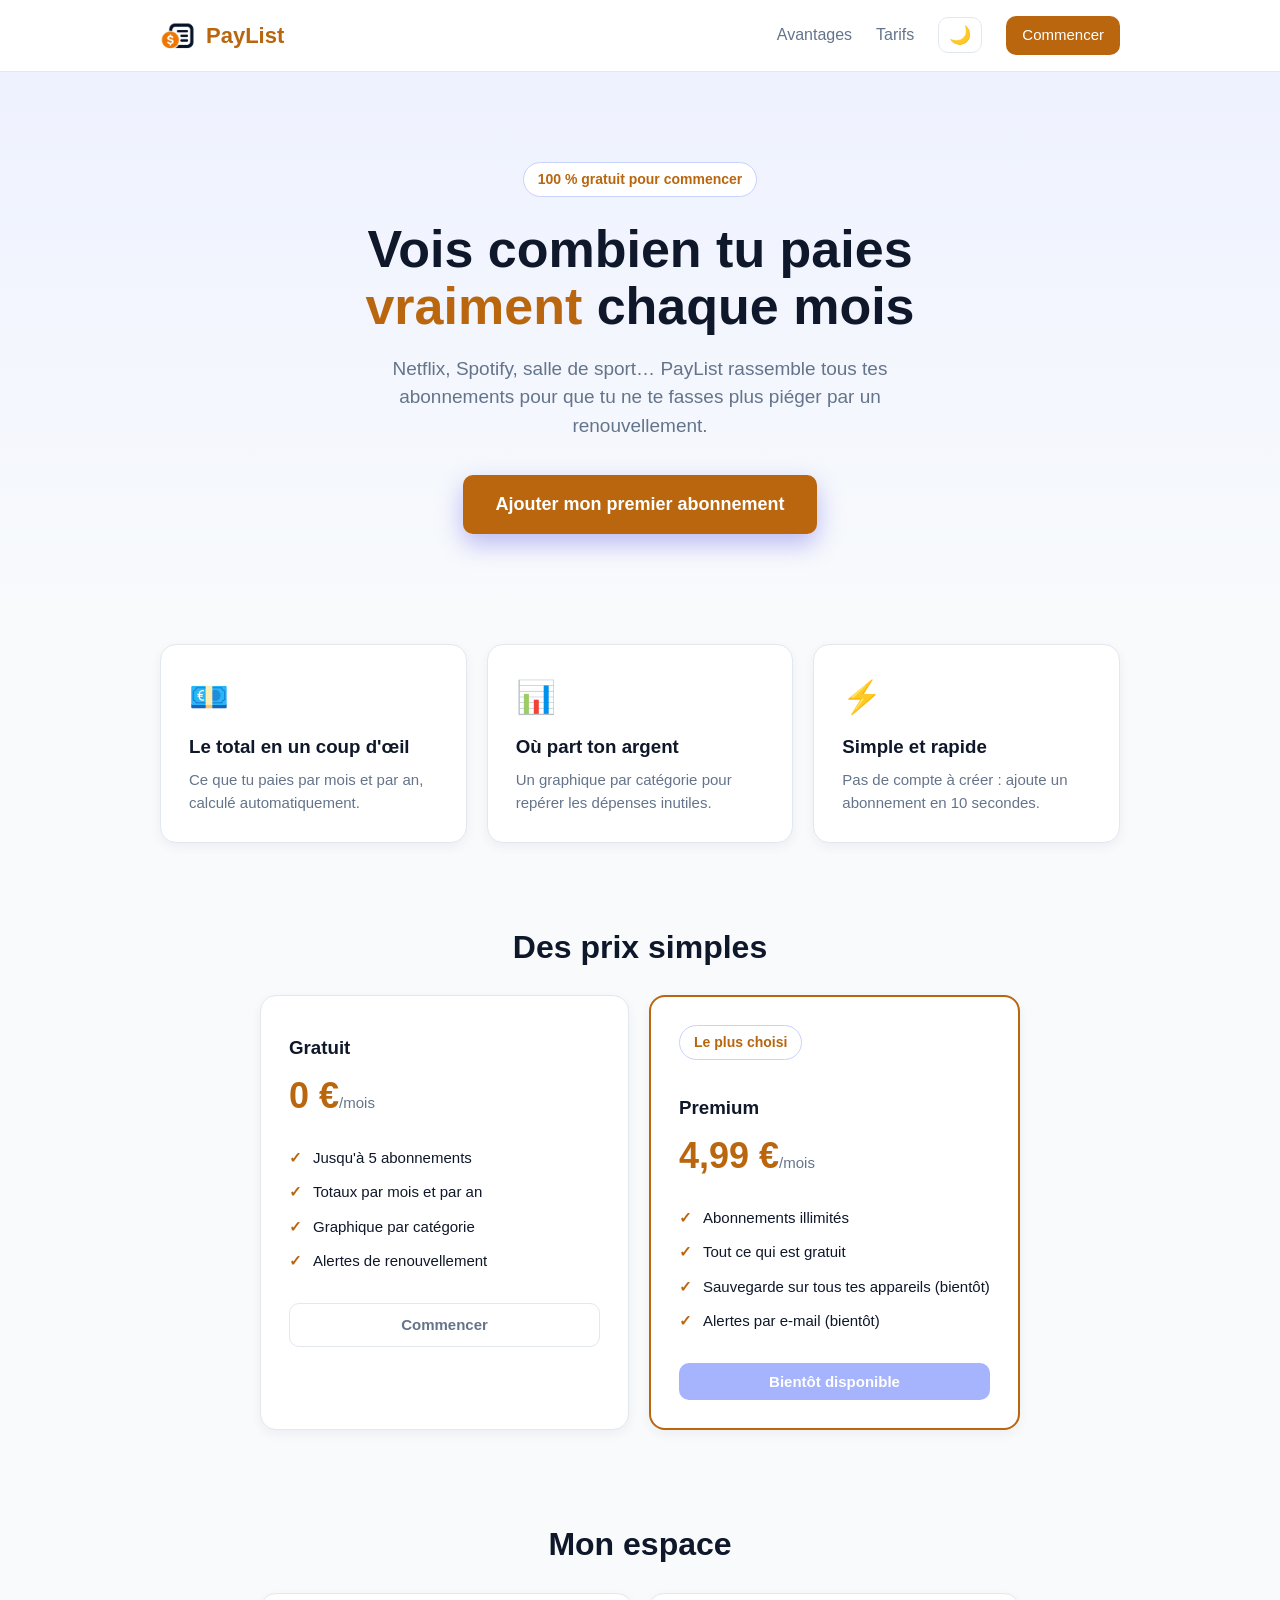
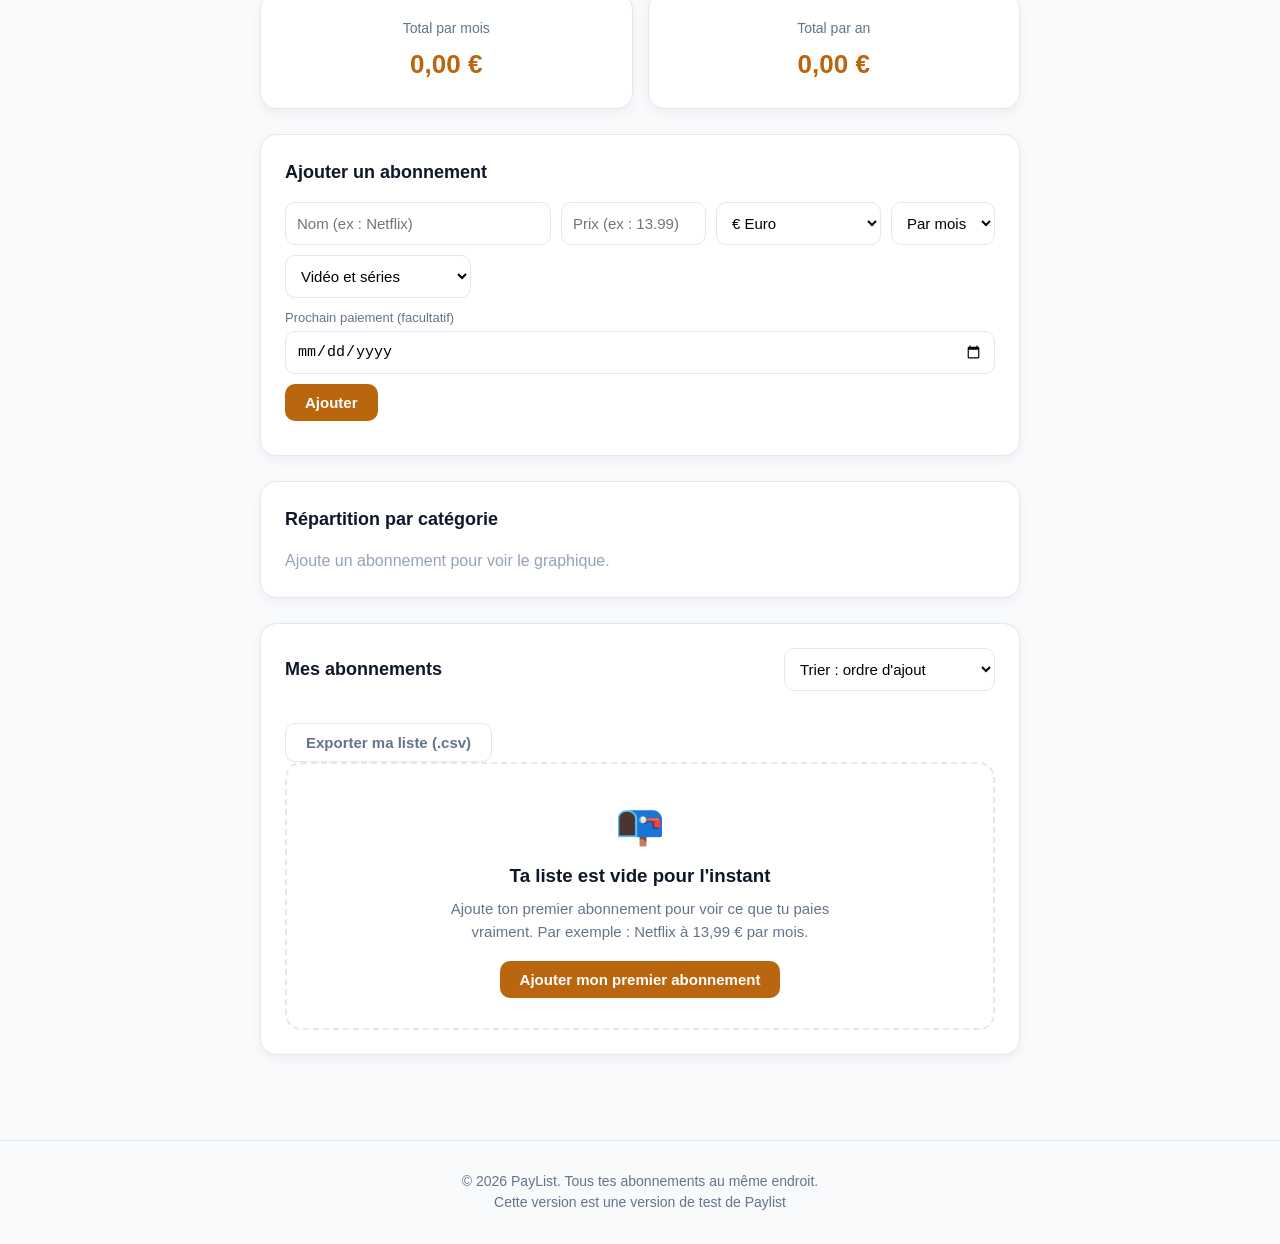
<file: index.html>
<!DOCTYPE html>
<html lang="fr">
<head>
  <meta charset="UTF-8">
  <meta name="viewport" content="width=device-width, initial-scale=1.0">
  <title>PayList : tous tes abonnements au même endroit</title>
  <link rel="icon" type="image/png" href="logo.png">
  <link rel="stylesheet" href="style.css">
</head>
<body>

  <!-- BARRE DE MENU -->
  <header class="menu">
    <div class="menu-contenu">
        <a class="logo" href="#haut">
        <img src="logo.png" alt="Logo PayList" class="logo-img">
        PayList
      </a>
      <nav class="liens">
        <a href="#avantages">Avantages</a>
        <a href="#tarifs">Tarifs</a>
        <button class="bouton-theme" id="bouton-theme" title="Changer de thème">🌙</button>
        <a class="bouton bouton-petit" href="#app">Commencer</a>
      </nav>
    </div>
  </header>

  <!-- SECTION D'ACCUEIL -->
  <section class="hero" id="haut">
    <span class="badge">100 % gratuit pour commencer</span>
    <h1>Vois combien tu paies <span class="couleur">vraiment</span> chaque mois</h1>
    <p class="hero-texte">
      Netflix, Spotify, salle de sport… PayList rassemble tous tes abonnements
      pour que tu ne te fasses plus piéger par un renouvellement.
    </p>
    <a class="bouton bouton-grand" href="#app">Ajouter mon premier abonnement</a>
  </section>

  <!-- AVANTAGES -->
  <section class="avantages" id="avantages">
    <div class="avantage">
      <div class="icone">💶</div>
      <h3>Le total en un coup d'œil</h3>
      <p>Ce que tu paies par mois et par an, calculé automatiquement.</p>
    </div>
    <div class="avantage">
      <div class="icone">📊</div>
      <h3>Où part ton argent</h3>
      <p>Un graphique par catégorie pour repérer les dépenses inutiles.</p>
    </div>
    <div class="avantage">
      <div class="icone">⚡</div>
      <h3>Simple et rapide</h3>
      <p>Pas de compte à créer : ajoute un abonnement en 10 secondes.</p>
    </div>
  </section>

    <!-- TARIFS -->
  <section class="tarifs" id="tarifs">
    <h2 class="titre-section">Des prix simples</h2>
    <div class="offres">

      <div class="offre">
        <h3>Gratuit</h3>
        <p class="prix">0 €<span>/mois</span></p>
        <ul class="points">
          <li>Jusqu'à 5 abonnements</li>
          <li>Totaux par mois et par an</li>
          <li>Graphique par catégorie</li>
          <li>Alertes de renouvellement</li>
        </ul>
        <a class="bouton bouton-secondaire bouton-large" href="#app">Commencer</a>
      </div>

      <div class="offre offre-premium">
        <span class="badge">Le plus choisi</span>
        <h3>Premium</h3>
        <p class="prix">4,99 €<span>/mois</span></p>
        <ul class="points">
          <li>Abonnements illimités</li>
          <li>Tout ce qui est gratuit</li>
          <li>Sauvegarde sur tous tes appareils (bientôt)</li>
          <li>Alertes par e-mail (bientôt)</li>
        </ul>
        <button class="bouton bouton-large" disabled>Bientôt disponible</button>
      </div>

    </div>
  </section>

  <!-- L'APPLICATION -->
  <main class="contenu" id="app">
    <h2 class="titre-section">Mon espace</h2>
    <section id="alertes"></section>

    <section class="totaux">
      <div class="carte">
        <p class="etiquette">Total par mois</p>
        <p class="montant" id="total-mois">0,00 €</p>
      </div>
      <div class="carte">
        <p class="etiquette">Total par an</p>
        <p class="montant" id="total-an">0,00 €</p>
      </div>
    </section>

    <section class="bloc">
        <h2 id="titre-formulaire">Ajouter un abonnement</h2>
      <div class="formulaire">
        <input type="text" id="nom" placeholder="Nom (ex : Netflix)">
        <input type="number" id="prix" placeholder="Prix (ex : 13.99)" step="0.01" min="0">
        <select id="devise">
          <option value="EUR">€ Euro</option>
          <option value="USD">$ Dollar</option>
          <option value="GBP">£ Livre</option>
          <option value="CHF">CHF Franc suisse</option>
          <option value="MDL">lei Leu moldave</option>
        </select>
        <select id="frequence">
          <option value="mois">Par mois</option>
          <option value="an">Par an</option>
        </select>
        <select id="categorie">
          <option value="Vidéo et séries">Vidéo et séries</option>
          <option value="Musique">Musique</option>
          <option value="Jeux vidéo">Jeux vidéo</option>
          <option value="Sport et santé">Sport et santé</option>
          <option value="Cloud et stockage">Cloud et stockage</option>
          <option value="IA">IA</option>
          <option value="Logiciels et travail">Logiciels et travail</option>
          <option value="Éducation">Éducation</option>
          <option value="Presse et livres">Presse et livres</option>
          <option value="Téléphone et internet">Téléphone et internet</option>
          <option value="Assurance">Assurance</option>
          <option value="Transport">Transport</option>
          <option value="Shopping">Shopping</option>
          <option value="Loisirs">Loisirs</option>
          <option value="Sport">Sport</option>
          <option value="Travail">Travail</option>
          <option value="Autre">Autre</option>
        </select>
        <label class="champ-date">
          Prochain paiement (facultatif)
          <input type="date" id="date-paiement">
        </label>
        <button class="bouton" id="bouton-ajouter">Ajouter</button>
        <button class="bouton bouton-secondaire" id="bouton-annuler" style="display:none">Annuler</button>
      </div>
      <p class="erreur" id="erreur"></p>
    </section>

    <section class="bloc">
      <h2>Répartition par catégorie</h2>
      <div id="repartition"></div>
    </section>

    <section class="bloc">
      <div class="entete-liste">
        <h2>Mes abonnements</h2>
        <select id="tri">
          <option value="ajout">Trier : ordre d'ajout</option>
          <option value="prix">Trier : prix (du plus cher)</option>
          <option value="date">Trier : prochain paiement</option>
          <option value="nom">Trier : nom (A à Z)</option>
        </select>
      </div>
      <ul id="liste"></ul>
      <button class="bouton bouton-secondaire" id="bouton-export" style="margin-top:16px">
        Exporter ma liste (.csv)
      </button>
      <div class="ecran-vide" id="vide">
        <div class="ecran-vide-icone">📭</div>
        <h3>Ta liste est vide pour l'instant</h3>
        <p>
          Ajoute ton premier abonnement pour voir ce que tu paies vraiment.
          Par exemple : Netflix à 13,99 € par mois.
        </p>
        <button class="bouton" id="bouton-premier">Ajouter mon premier abonnement</button>
      </div>
    </section>
  </main>

  <!-- BAS DE PAGE -->
  <footer class="pied">
    <p>© 2026 PayList. Tous tes abonnements au même endroit.</p>
    <p>Cette version est une version de test de Paylist</p>
  </footer>

  <script src="script.js"></script>
</body>
</html>
</file>
<file: style.css>
/* ---------- COULEURS (change-les ici pour changer tout le site) ---------- */
:root {
  --principale: #b9660e;
  --principale-fonce: #4338ca;
  --fond: #f8fafc;
  --texte: #0f172a;
  --texte-doux: #64748b;
  --bordure: #e2e8f0;
}

* {
  margin: 0;
  padding: 0;
  box-sizing: border-box;
}

html {
  scroll-behavior: smooth;
}

body {
  font-family: "Segoe UI", Roboto, Arial, sans-serif;
  background: var(--fond);
  color: var(--texte);
  line-height: 1.5;
}

a {
  text-decoration: none;
}

/* ---------- MENU ---------- */
.menu {
  position: sticky;
  top: 0;
  background: rgba(255, 255, 255, 0.9);
  backdrop-filter: blur(8px);
  border-bottom: 1px solid var(--bordure);
  z-index: 10;
}

.menu-contenu {
  max-width: 1000px;
  margin: 0 auto;
  padding: 16px 20px;
  display: flex;
  justify-content: space-between;
  align-items: center;
}

.logo {
  font-size: 22px;
  font-weight: 800;
  color: var(--principale);
}

.liens {
  display: flex;
  align-items: center;
  gap: 24px;
}

.liens a {
  color: var(--texte-doux);
  font-weight: 500;
}

.liens a:hover {
  color: var(--texte);
}

/* ---------- BOUTONS ---------- */
.bouton {
  display: inline-block;
  background: var(--principale);
  color: white;
  border: none;
  padding: 10px 20px;
  font-size: 15px;
  font-weight: 600;
  border-radius: 10px;
  cursor: pointer;
  transition: transform 0.15s, background 0.15s;
}

.bouton:hover {
  background: var(--principale-fonce);
  transform: translateY(-2px);
}

.liens .bouton {
  color: white;
}

.bouton-petit {
  padding: 8px 16px;
}

.bouton-grand {
  padding: 16px 32px;
  font-size: 18px;
  box-shadow: 0 10px 25px rgba(79, 70, 229, 0.35);
}

/* ---------- SECTION D'ACCUEIL ---------- */
.hero {
  text-align: center;
  padding: 90px 20px 70px;
  background: linear-gradient(180deg, #eef2ff 0%, var(--fond) 100%);
}

.badge {
  display: inline-block;
  background: white;
  color: var(--principale);
  border: 1px solid #c7d2fe;
  padding: 6px 14px;
  border-radius: 999px;
  font-size: 14px;
  font-weight: 600;
  margin-bottom: 24px;
}

.hero h1 {
  font-size: 52px;
  line-height: 1.1;
  max-width: 750px;
  margin: 0 auto 20px;
}

.couleur {
  color: var(--principale);
}

.hero-texte {
  font-size: 19px;
  color: var(--texte-doux);
  max-width: 600px;
  margin: 0 auto 35px;
}

/* ---------- AVANTAGES ---------- */
.avantages {
  max-width: 1000px;
  margin: 0 auto;
  padding: 40px 20px 60px;
  display: flex;
  gap: 20px;
  flex-wrap: wrap;
}

.avantage {
  flex: 1;
  min-width: 240px;
  background: white;
  border: 1px solid var(--bordure);
  border-radius: 16px;
  padding: 28px;
  box-shadow: 0 4px 12px rgba(15, 23, 42, 0.05);
}

.icone {
  font-size: 32px;
  margin-bottom: 12px;
}

.avantage h3 {
  margin-bottom: 8px;
}

.avantage p {
  color: var(--texte-doux);
  font-size: 15px;
}

/* ---------- APPLICATION ---------- */
.contenu {
  max-width: 800px;
  margin: 0 auto;
  padding: 40px 20px 60px;
}

.titre-section {
  font-size: 32px;
  margin-bottom: 24px;
  text-align: center;
}

.totaux {
  display: flex;
  gap: 15px;
  margin-bottom: 25px;
}

.carte {
  flex: 1;
  background: white;
  border: 1px solid var(--bordure);
  padding: 24px;
  border-radius: 16px;
  text-align: center;
  box-shadow: 0 4px 12px rgba(15, 23, 42, 0.05);
}

.etiquette {
  color: var(--texte-doux);
  font-size: 14px;
}

.montant {
  font-size: 32px;
  font-weight: 800;
  margin-top: 6px;
  color: var(--principale);
}

.bloc {
  background: white;
  border: 1px solid var(--bordure);
  padding: 24px;
  border-radius: 16px;
  margin-bottom: 25px;
  box-shadow: 0 4px 12px rgba(15, 23, 42, 0.05);
}

.bloc h2 {
  font-size: 18px;
  margin-bottom: 16px;
}

.formulaire {
  display: flex;
  gap: 10px;
  flex-wrap: wrap;
}

input, select {
  padding: 11px;
  border: 1px solid var(--bordure);
  border-radius: 10px;
  font-size: 15px;
  background: white;
}

input:focus, select:focus {
  outline: 2px solid #c7d2fe;
  border-color: var(--principale);
}

#nom {
  flex: 2;
  min-width: 150px;
}

#prix {
  flex: 1;
  min-width: 110px;
}

.erreur {
  color: #dc2626;
  font-size: 14px;
  margin-top: 10px;
}

/* ---------- LISTE ---------- */
ul {
  list-style: none;
}

li {
  display: flex;
  justify-content: space-between;
  align-items: center;
  padding: 14px 0;
  border-bottom: 1px solid var(--bordure);
}

li:last-child {
  border-bottom: none;
}

.nom-abo {
  font-weight: 700;
}

.detail-abo {
  font-size: 14px;
  color: var(--texte-doux);
}

.supprimer {
  background: none;
  border: 1px solid #fecaca;
  color: #dc2626;
  padding: 6px 12px;
  border-radius: 8px;
  cursor: pointer;
}

.supprimer:hover {
  background: #fee2e2;
}

.vide {
  color: #94a3b8;
}

/* ---------- GRAPHIQUE ---------- */
.ligne-cat {
  margin-bottom: 14px;
}

.ligne-cat-texte {
  display: flex;
  justify-content: space-between;
  font-size: 14px;
  margin-bottom: 6px;
}

.barre-fond {
  background: #e2e8f0;
  border-radius: 8px;
  height: 12px;
  overflow: hidden;
}

.barre-remplie {
  background: linear-gradient(90deg, #4f46e5, #8b5cf6);
  height: 100%;
  border-radius: 8px;
}

/* ---------- BAS DE PAGE ---------- */
.pied {
  text-align: center;
  padding: 30px 20px;
  color: var(--texte-doux);
  font-size: 14px;
  border-top: 1px solid var(--bordure);
}

/* ---------- TÉLÉPHONE ---------- */
@media (max-width: 600px) {
  .hero h1 {
    font-size: 34px;
  }
  .liens a:not(.bouton) {
    display: none;
  }
  .totaux {
    flex-direction: column;
  }
}
/* ---------- ALERTES ---------- */
#alertes {
  margin-bottom: 25px;
}

.alerte {
  background: #fffbeb;
  border: 1px solid #fde68a;
  color: #92400e;
  padding: 14px 18px;
  border-radius: 12px;
  margin-bottom: 10px;
  font-size: 15px;
}

.alerte-urgente {
  background: #fef2f2;
  border-color: #fecaca;
  color: #991b1b;
}

.champ-date {
  display: flex;
  flex-direction: column;
  width: 100%;
  font-size: 13px;
  color: var(--texte-doux);
  gap: 4px;
}
/* ---------- MODIFIER ---------- */
.bouton-secondaire {
  background: white;
  color: var(--texte-doux);
  border: 1px solid var(--bordure);
}

.bouton-secondaire:hover {
  background: #f1f5f9;
  color: var(--texte);
}

.actions {
  display: flex;
  gap: 8px;
}

.modifier {
  background: none;
  border: 1px solid #c7d2fe;
  color: var(--principale);
  padding: 6px 12px;
  border-radius: 8px;
  cursor: pointer;
}

.modifier:hover {
  background: #eef2ff;
}
/* ---------- TARIFS ---------- */
.tarifs {
  max-width: 800px;
  margin: 0 auto;
  padding: 20px 20px 50px;
}

.offres {
  display: flex;
  gap: 20px;
  flex-wrap: wrap;
}

.offre {
  flex: 1;
  min-width: 260px;
  background: white;
  border: 1px solid var(--bordure);
  border-radius: 16px;
  padding: 28px;
  box-shadow: 0 4px 12px rgba(15, 23, 42, 0.05);
}

.offre-premium {
  border: 2px solid var(--principale);
}

.offre h3 {
  margin: 10px 0 6px;
}

.prix {
  font-size: 36px;
  font-weight: 800;
  color: var(--principale);
  margin-bottom: 18px;
}

.prix span {
  font-size: 15px;
  font-weight: 400;
  color: var(--texte-doux);
}

.points {
  list-style: none;
  margin-bottom: 24px;
}

.points li {
  display: block;
  padding: 6px 0 6px 24px;
  border: none;
  position: relative;
  font-size: 15px;
}

.points li::before {
  content: "✓";
  position: absolute;
  left: 0;
  color: var(--principale);
  font-weight: 700;
}

.bouton-large {
  display: block;
  width: 100%;
  text-align: center;
}

.bouton:disabled {
  background: #a5b4fc;
  cursor: not-allowed;
  transform: none;
}
/* ---------- LOGO ---------- */
.logo {
  display: flex;
  align-items: center;
  gap: 10px;
}

.logo-img {
  width: 36px;
  height: 36px;
  border-radius: 8px;
  object-fit: contain;
}
/* ---------- MONNAIES ---------- */
.montant {
  font-size: 26px;
  word-break: break-word;
}

.titre-devise {
  font-size: 14px;
  font-weight: 700;
  color: var(--texte-doux);
  margin: 18px 0 10px;
}

.titre-devise:first-child {
  margin-top: 0;
}
/* ---------- MODE SOMBRE ---------- */
.bouton-theme {
  background: none;
  border: 1px solid var(--bordure);
  border-radius: 10px;
  padding: 6px 10px;
  font-size: 18px;
  cursor: pointer;
}

[data-theme="dark"] {
  --fond: #0b1120;
  --texte: #f1f5f9;
  --texte-doux: #94a3b8;
  --bordure: #1e293b;
}

[data-theme="dark"] .menu {
  background: rgba(11, 17, 32, 0.9);
}

[data-theme="dark"] .hero {
  background: linear-gradient(180deg, #131c36 0%, var(--fond) 100%);
}

[data-theme="dark"] .badge,
[data-theme="dark"] .avantage,
[data-theme="dark"] .carte,
[data-theme="dark"] .bloc,
[data-theme="dark"] .offre,
[data-theme="dark"] input,
[data-theme="dark"] select {
  background: #111827;
  color: var(--texte);
}

[data-theme="dark"] .barre-fond {
  background: #1e293b;
}

[data-theme="dark"] .alerte {
  background: #422006;
  border-color: #854d0e;
  color: #fde68a;
}

[data-theme="dark"] .alerte-urgente {
  background: #450a0a;
  border-color: #991b1b;
  color: #fecaca;
}

[data-theme="dark"] .bouton-secondaire {
  background: #111827;
  color: var(--texte-doux);
}

[data-theme="dark"] .bouton-secondaire:hover {
  background: #1e293b;
  color: var(--texte);
}

[data-theme="dark"] .modifier:hover {
  background: #1e1b4b;
}

[data-theme="dark"] .supprimer:hover {
  background: #450a0a;
}
/* ---------- TRI ---------- */
.entete-liste {
  display: flex;
  justify-content: space-between;
  align-items: center;
  gap: 10px;
  flex-wrap: wrap;
  margin-bottom: 16px;
}

.entete-liste h2 {
  margin-bottom: 0;
}
/* ---------- ÉCRAN VIDE ---------- */
.ecran-vide {
  text-align: center;
  padding: 30px 20px;
  border: 2px dashed var(--bordure);
  border-radius: 16px;
}

.ecran-vide-icone {
  font-size: 40px;
  margin-bottom: 8px;
}

.ecran-vide h3 {
  margin-bottom: 8px;
}

.ecran-vide p {
  color: var(--texte-doux);
  max-width: 420px;
  margin: 0 auto 18px;
  font-size: 15px;
}
</file>
